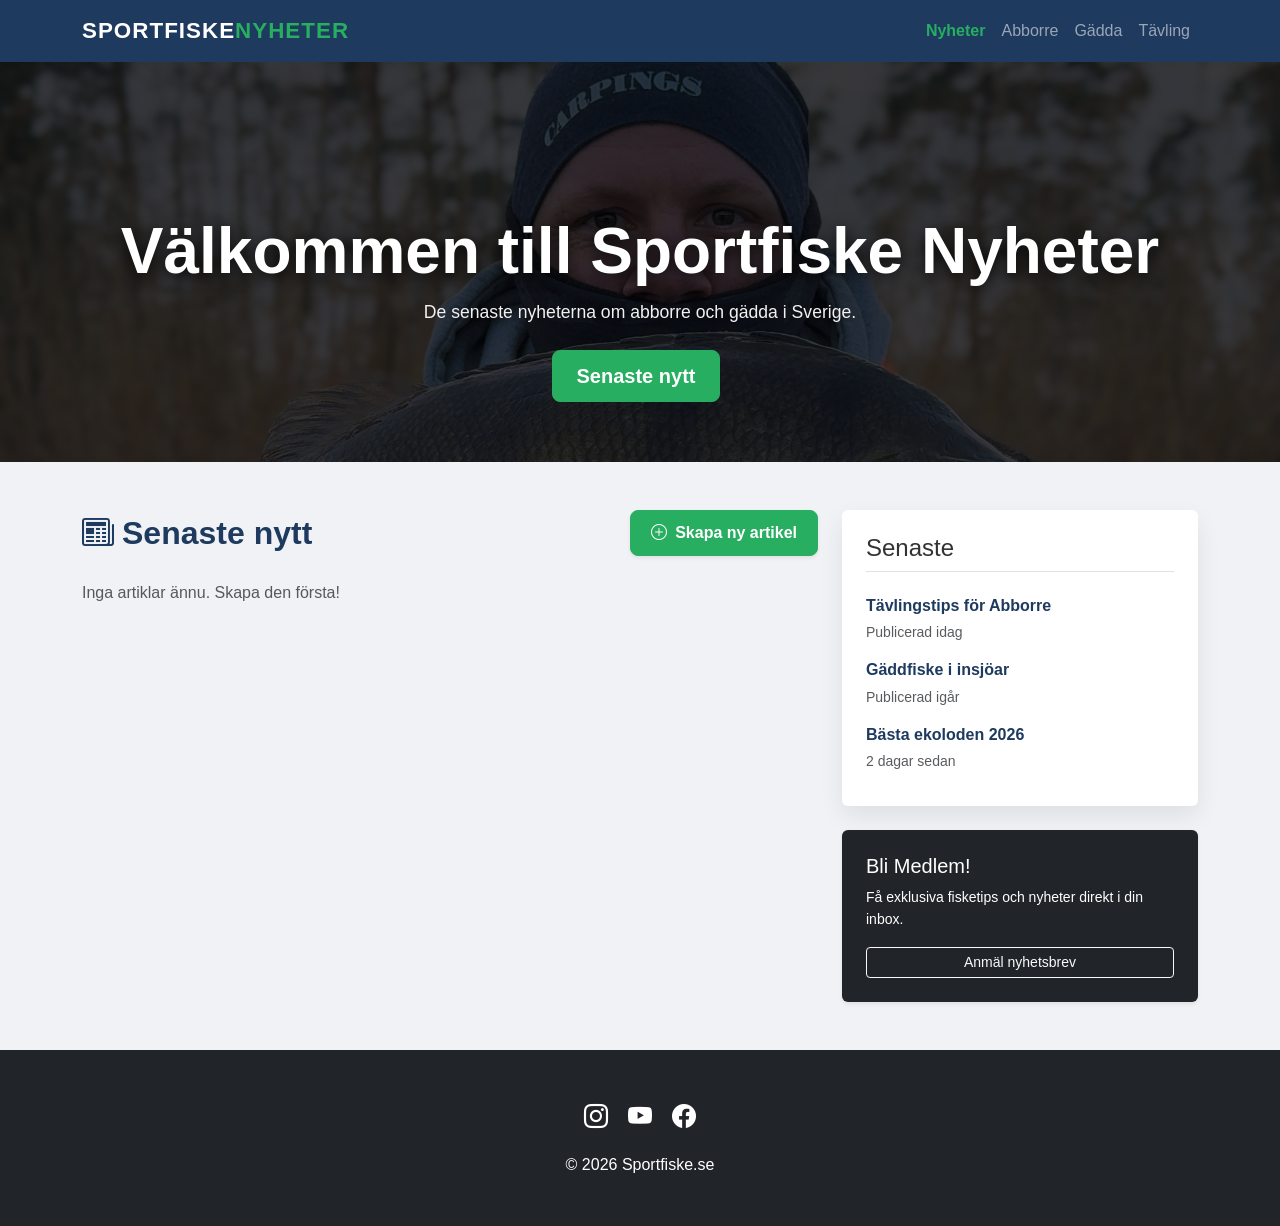
<file: index.html>
<!DOCTYPE html>
<html lang="sv">
<head>
    <!-- Den här sidan är startsidan där alla nyheter visas -->
    <meta charset="UTF-8">
    <meta name="viewport" content="width=device-width, initial-scale=1.0">
    <title>Sportfiske Nyheter - Abborre & Gädda</title>
    
    <!-- Jag använder Bootstrap 5 för att snabbt få en snygg och responsiv layout utan att skriva all CSS själv -->
    <link href="https://cdn.jsdelivr.net/npm/bootstrap@5.3.2/dist/css/bootstrap.min.css" rel="stylesheet">
    <!-- Bootstrap Icons för att få snygga små symboler på knappar och i menyn -->
    <link rel="stylesheet" href="https://cdn.jsdelivr.net/npm/bootstrap-icons@1.11.1/font/bootstrap-icons.css">
    <!-- Min egna CSS-fil där jag har lagt till de personliga detaljerna som färger och animationer -->
    <link rel="stylesheet" href="styles.css">
</head>
<body>

    <!-- Menyn (Navbar) - Den här ligger på alla sidor så att det är lätt att navigera -->
    <nav class="navbar navbar-expand-lg navbar-dark shadow-sm">
        <div class="container">
            <a class="navbar-brand logo-text" href="index.html">
                SPORTFISKE<span>NYHETER</span>
            </a>
            <!-- Knappen som visas på mobiler för att fälla ut menyn -->
            <button class="navbar-toggler" type="button" data-bs-toggle="collapse" data-bs-target="#navbarNav" aria-controls="navbarNav" aria-expanded="false" aria-label="Toggle navigation">
                <span class="navbar-toggler-icon"></span>
            </button>
            <div class="collapse navbar-collapse" id="navbarNav">
                <ul class="navbar-nav ms-auto">
                    <li class="nav-item">
                        <a class="nav-link active" aria-current="page" href="index.html">Nyheter</a>
                    </li>
                    <li class="nav-item">
                        <a class="nav-link" href="abborre.html">Abborre</a>
                    </li>
                    <li class="nav-item">
                        <a class="nav-link" href="gadda.html">Gädda</a>
                    </li>
                    <li class="nav-item">
                        <a class="nav-link" href="tavling.html">Tävling</a>
                    </li>
                </ul>
            </div>
        </div>
    </nav>

    <!-- Hero-sektionen - Det stora välkomnandet med en snygg bakgrundsbild -->
    <header class="hero-section text-center">
        <div class="container">
            <h1 class="display-3">Välkommen till Sportfiske Nyheter</h1>
            <p>De senaste nyheterna om abborre och gädda i Sverige.</p>
            <div class="mt-4">
                <a href="#nyheter" class="btn btn-success btn-lg px-4 me-md-2">Senaste nytt</a>
            </div>
        </div>
    </header>

    <!-- Huvudinnehållet - Här delas sidan upp i nyhetsflödet och en sidomeny -->
    <div class="container my-5">
        <div class="row">
            <!-- Vänstra sidan: Här hamnar alla nyhetsartiklar -->
            <main class="col-lg-8" id="nyheter">
                <div class="d-flex justify-content-between align-items-center mb-4">
                    <h2 class="mb-0"><i class="bi bi-newspaper me-2"></i>Senaste nytt</h2>
                    <!-- Den här knappen öppnar popup-fönstret för att skapa en ny artikel -->
                    <button type="button" class="btn btn-success shadow-sm" data-bs-toggle="modal" data-bs-target="#createArticleModal">
                        <i class="bi bi-plus-circle me-2"></i>Skapa ny artikel
                    </button>
                </div>

                <!-- Popup-fönstret (Modal) för att skapa nya artiklar -->
                <div class="modal fade" id="createArticleModal" tabindex="-1" aria-labelledby="createArticleModalLabel" aria-hidden="true">
                    <div class="modal-dialog modal-lg">
                        <div class="modal-content">
                            <div class="modal-header bg-success text-white">
                                <h5 class="modal-title" id="createArticleModalLabel"><i class="bi bi-plus-circle me-2"></i>Skapa ny nyhetsartikel</h5>
                                <button type="button" class="btn-close btn-close-white" data-bs-dismiss="modal" aria-label="Close"></button>
                            </div>
                            <div class="modal-body">
                                <!-- Mitt formulär för att samla in information om den nya artikeln -->
                                <form id="article-form">
                                    <div class="mb-3">
                                        <label for="article-title-input" class="form-label">Titel</label>
                                        <input type="text" class="form-control" id="article-title-input" placeholder="Ange artikelns titel" required>
                                    </div>
                                    <div class="mb-3">
                                        <label for="article-image-input" class="form-label">Bild-URL (valfritt)</label>
                                        <input type="url" class="form-control" id="article-image-input" placeholder="https://exempel.se/bild.jpg">
                                        <div class="form-text">Tips: Använd bilder som finns i mappen, t.ex. <code>gadda.jpeg</code> eller <code>abborre.jpg</code></div>
                                    </div>
                                    <div class="mb-3">
                                        <label for="article-content-input" class="form-label">Innehåll</label>
                                        <textarea class="form-control" id="article-content-input" rows="6" placeholder="Skriv artikelns innehåll här..." required></textarea>
                                    </div>
                                    <div class="text-end">
                                        <button type="button" class="btn btn-secondary me-2" data-bs-dismiss="modal">Avbryt</button>
                                        <button type="submit" class="btn btn-success px-4">Spara artikel</button>
                                    </div>
                                </form>
                            </div>
                        </div>
                    </div>
                </div>

                <!-- Den här containern fylls på med artiklar via JavaScript från localStorage -->
                <div id="articles-container"></div>
                
            </main>

            <!-- Sidomenyn (Right) - Här har jag lagt till lite extra info och länkar -->
            <aside class="col-lg-4">
                <div class="p-4 bg-white rounded">
                    <h3 class="h4 mb-3 border-bottom pb-2">Senaste</h3>
                    <div class="list-group list-group-flush">
                        <a href="abborre.html" class="list-group-item list-group-item-action border-0 px-0">
                            <div class="d-flex w-100 justify-content-between">
                                <h6 class="mb-1">Tävlingstips för Abborre</h6>
                            </div>
                            <small class="text-muted">Publicerad idag</small>
                        </a>
                        <a href="gadda.html" class="list-group-item list-group-item-action border-0 px-0">
                            <div class="d-flex w-100 justify-content-between">
                                <h6 class="mb-1">Gäddfiske i insjöar</h6>
                            </div>
                            <small class="text-muted">Publicerad igår</small>
                        </a>
                        <a href="ekolod.html" class="list-group-item list-group-item-action border-0 px-0">
                            <div class="d-flex w-100 justify-content-between">
                                <h6 class="mb-1">Bästa ekoloden 2026</h6>
                            </div>
                            <small class="text-muted">2 dagar sedan</small>
                        </a>
                    </div>
                </div>

                <!-- En liten ruta för att anmäla sig till nyhetsbrevet -->
                <div class="mt-4 p-4 bg-dark text-white rounded shadow-sm">
                    <h4 class="h5">Bli Medlem!</h4>
                    <p class="small">Få exklusiva fisketips och nyheter direkt i din inbox.</p>
                    <button class="btn btn-outline-light btn-sm w-100" onclick="showToast('Tack för din anmälan! Du får vårt nästa nyhetsbrev.')">Anmäl nyhetsbrev</button>
                </div>
            </aside>
        </div>
    </div>

    <!-- Footern längst ner på sidan -->
    <footer class="bg-dark text-white py-5 text-center mt-5">
        <div class="container">
            <div class="mb-3">
                <a href="#" class="text-white me-3 text-decoration-none"><i class="bi bi-instagram fs-4"></i></a>
                <a href="#" class="text-white me-3 text-decoration-none"><i class="bi bi-youtube fs-4"></i></a>
                <a href="#" class="text-white text-decoration-none"><i class="bi bi-facebook fs-4"></i></a>
            </div>
            <p class="mb-0">&copy; 2026 Sportfiske.se</p>
        </div>
    </footer>

    <!-- Här hamnar toast-meddelandena (notifikationerna) när de poppar upp -->
    <div id="toast-container" class="toast-container position-fixed top-0 end-0 p-3"></div>

    <!-- Bootstrap JavaScript som behövs för att menyn och popup-fönstret ska fungera -->
    <script src="https://cdn.jsdelivr.net/npm/bootstrap@5.3.2/dist/js/bootstrap.bundle.min.js"></script>
    <!-- Min JavaScript-fil som sköter all logik med artiklar och localStorage -->
    <script src="script.js"></script>
</body>
</html>
</file>
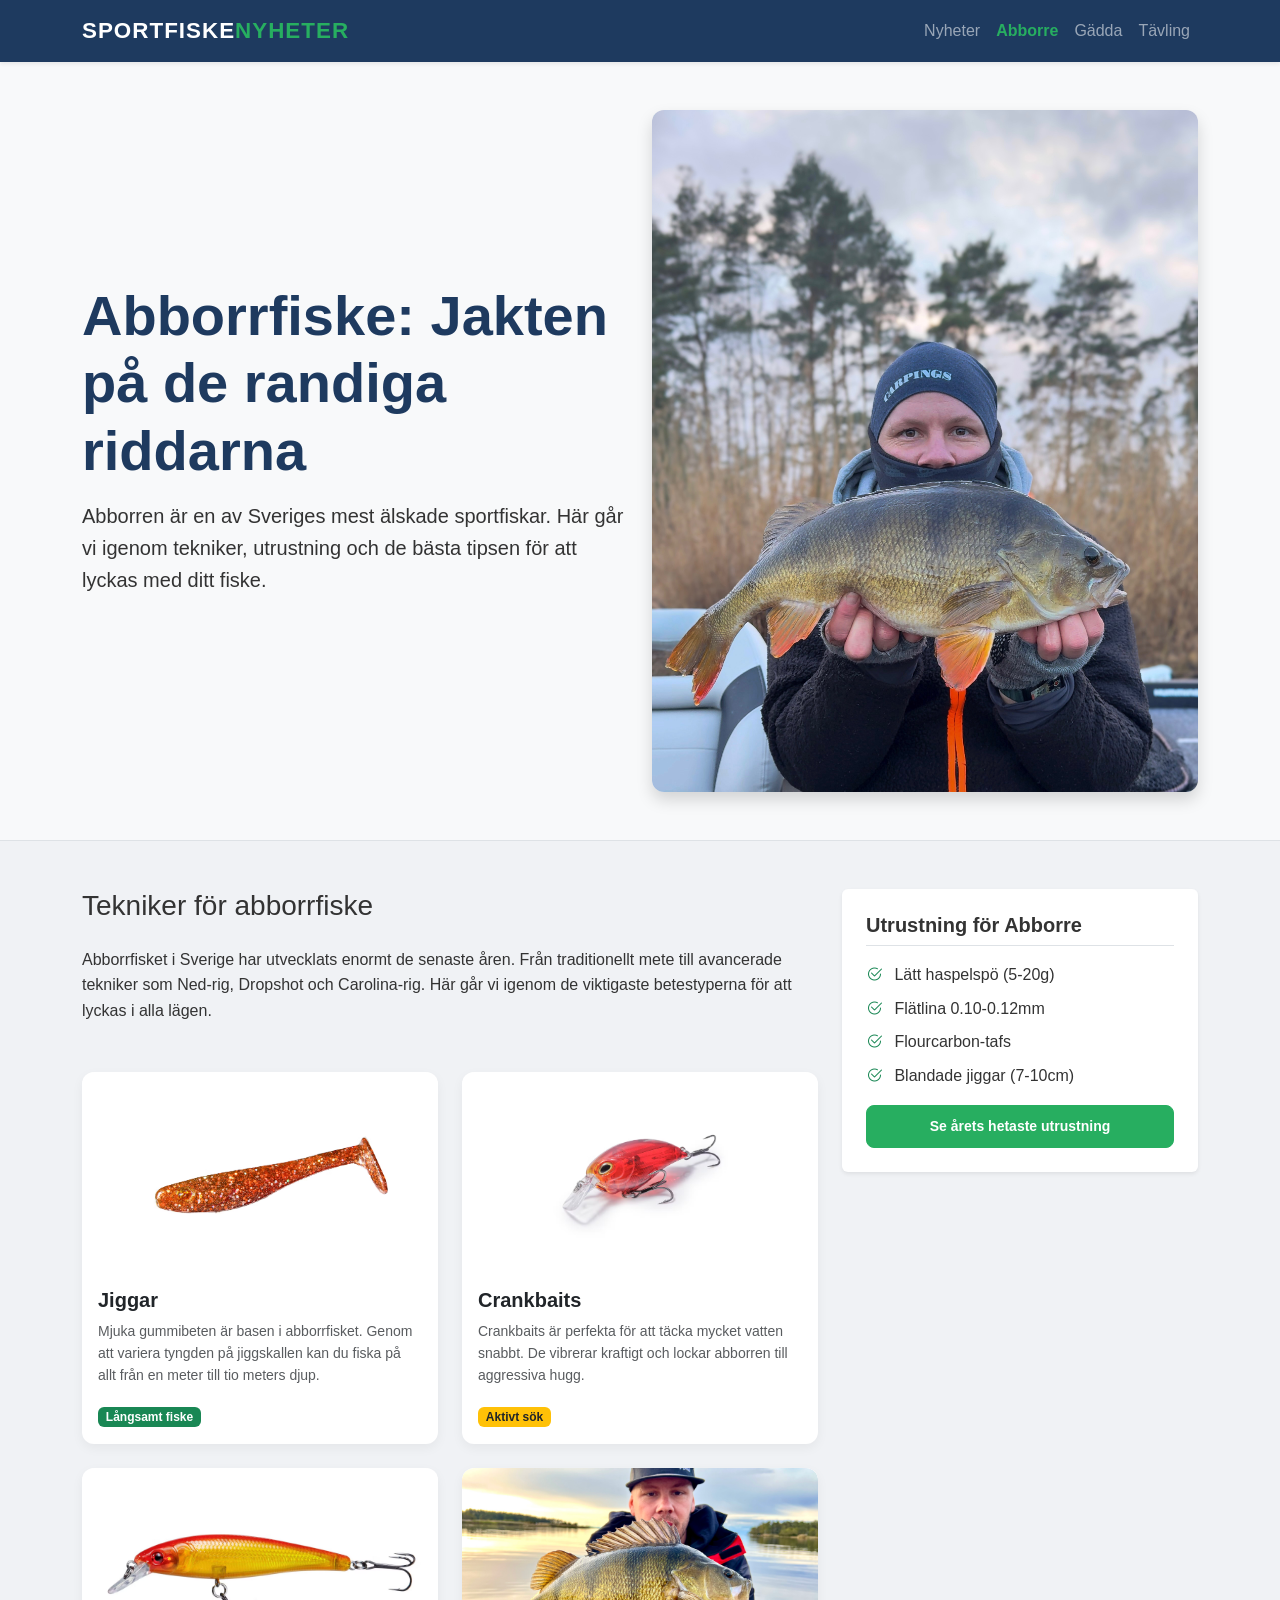
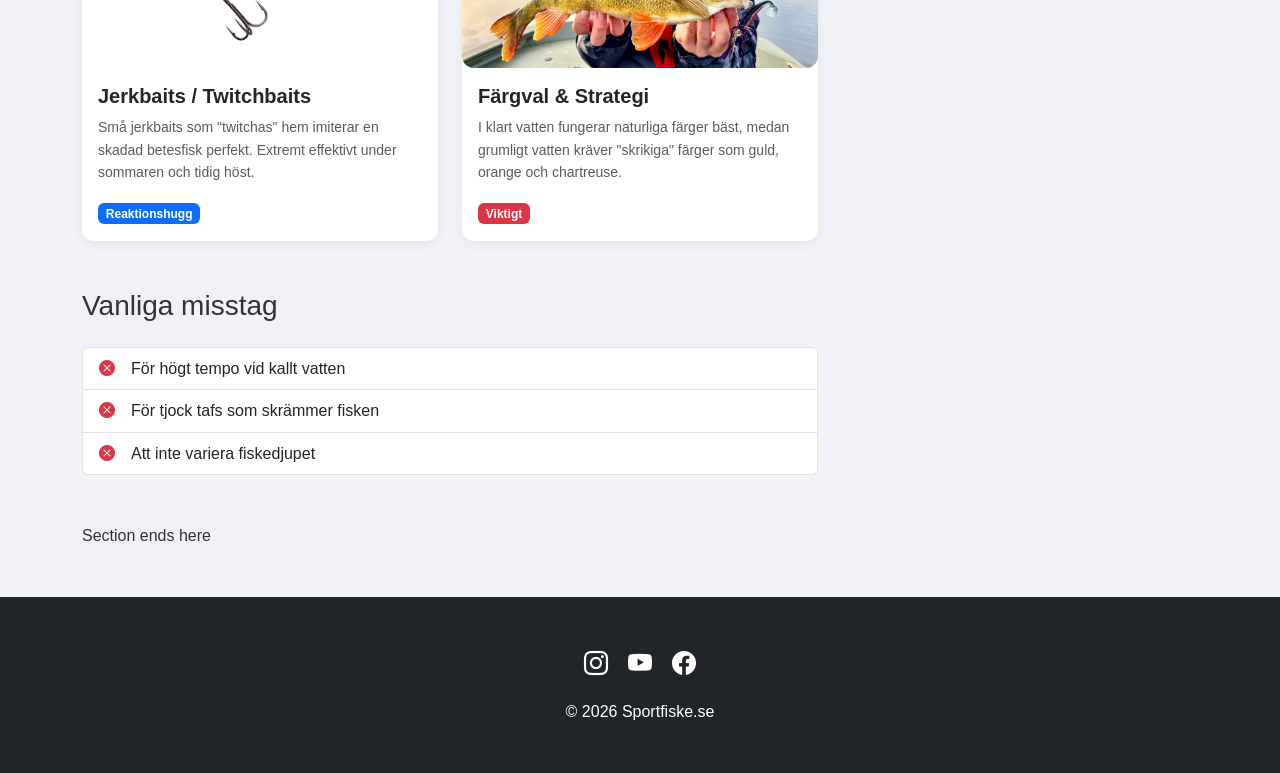
<file: abborre.html>
<!DOCTYPE html>
<html lang="sv">
<head>
    <!-- Den här sidan är tillägnad allt som rör abborrfiske -->
    <meta charset="UTF-8">
    <meta name="viewport" content="width=device-width, initial-scale=1.0">
    <title>Abborrfiske - Sportfiske Nyheter</title>
    <!-- Standard Bootstrap för att sidan ska fungera bra även på mobilen -->
    <link href="https://cdn.jsdelivr.net/npm/bootstrap@5.3.2/dist/css/bootstrap.min.css" rel="stylesheet">
    <!-- Ikoner för att göra listor och knappar lite snyggare -->
    <link rel="stylesheet" href="https://cdn.jsdelivr.net/npm/bootstrap-icons@1.11.1/font/bootstrap-icons.css">
    <!-- Min CSS för att få till den mörkblå färgen och typsnitten -->
    <link rel="stylesheet" href="styles.css">
</head>
<body>

    <!-- Menyn - Likadan som på alla andra sidor -->
    <nav class="navbar navbar-expand-lg navbar-dark shadow-sm">
        <div class="container">
            <a class="navbar-brand logo-text" href="index.html">
                SPORTFISKE<span>NYHETER</span>
            </a>
            <button class="navbar-toggler" type="button" data-bs-toggle="collapse" data-bs-target="#navbarNav" aria-controls="navbarNav" aria-expanded="false" aria-label="Toggle navigation">
                <span class="navbar-toggler-icon"></span>
            </button>
            <div class="collapse navbar-collapse" id="navbarNav">
                <ul class="navbar-nav ms-auto">
                    <li class="nav-item">
                        <a class="nav-link" href="index.html">Nyheter</a>
                    </li>
                    <li class="nav-item">
                        <a class="nav-link active" aria-current="page" href="abborre.html">Abborre</a>
                    </li>
                    <li class="nav-item">
                        <a class="nav-link" href="gadda.html">Gädda</a>
                    </li>
                    <li class="nav-item">
                        <a class="nav-link" href="tavling.html">Tävling</a>
                    </li>
                </ul>
            </div>
        </div>
    </nav>

    <!-- Sidhuvud med en introduktion till abborrfiske -->
    <header class="py-5 mb-5 bg-light border-bottom">
        <div class="container">
            <div class="row align-items-center">
                <div class="col-lg-6">
                    <h1 class="display-4 fw-bold mb-3">Abborrfiske: Jakten på de randiga riddarna</h1>
                    <p class="lead mb-4">Abborren är en av Sveriges mest älskade sportfiskar. Här går vi igenom tekniker, utrustning och de bästa tipsen för att lyckas med ditt fiske.</p>
                </div>
                <div class="col-lg-6">
                    <img src="abborre.jpg" class="img-fluid rounded shadow" alt="Abborre">
                </div>
            </div>
        </div>
    </header>

    <!-- Huvudinnehåll - Olika tekniker och tips -->
    <main class="container mb-5">
        <div class="row">
            <div class="col-lg-8">
                <section class="mb-5">
                    <h2 class="h3 mb-4">Tekniker för abborrfiske</h2>
                    <p>Abborrfisket i Sverige har utvecklats enormt de senaste åren. Från traditionellt mete till avancerade tekniker som Ned-rig, Dropshot och Carolina-rig. Här går vi igenom de viktigaste betestyperna för att lyckas i alla lägen.</p>
                </section>

                <!-- Här visar jag olika betestyper med bilder och korta förklaringar -->
                <div class="row g-4 mb-5">
                    <!-- Sektion: Jiggar -->
                    <div class="col-md-6">
                        <div class="card h-100 overflow-hidden">
                            <img src="abborrejigg.avif" class="card-img-top img-fluid rounded object-fit-cover" style="height: 200px;" alt="Jiggar">
                            <div class="card-body">
                                <h5 class="card-title fw-bold">Jiggar</h5>
                                <p class="card-text small text-muted">Mjuka gummibeten är basen i abborrfisket. Genom att variera tyngden på jiggskallen kan du fiska på allt från en meter till tio meters djup.</p>
                                <span class="badge bg-success">Långsamt fiske</span>
                            </div>
                        </div>
                    </div>
                    <!-- Sektion: Crank -->
                    <div class="col-md-6">
                        <div class="card h-100 overflow-hidden">
                            <img src="abborrecrank.avif" class="card-img-top img-fluid rounded object-fit-cover" style="height: 200px;" alt="Crank">
                            <div class="card-body">
                                <h5 class="card-title fw-bold">Crankbaits</h5>
                                <p class="card-text small text-muted">Crankbaits är perfekta för att täcka mycket vatten snabbt. De vibrerar kraftigt och lockar abborren till aggressiva hugg.</p>
                                <span class="badge bg-warning text-dark">Aktivt sök</span>
                            </div>
                        </div>
                    </div>
                    <!-- Sektion: Jerk -->
                    <div class="col-md-6">
                        <div class="card h-100 overflow-hidden">
                            <img src="abborrejerk.avif" class="card-img-top img-fluid rounded object-fit-cover" style="height: 200px;" alt="Jerk">
                            <div class="card-body">
                                <h5 class="card-title fw-bold">Jerkbaits / Twitchbaits</h5>
                                <p class="card-text small text-muted">Små jerkbaits som "twitchas" hem imiterar en skadad betesfisk perfekt. Extremt effektivt under sommaren och tidig höst.</p>
                                <span class="badge bg-primary">Reaktionshugg</span>
                            </div>
                        </div>
                    </div>
                    <!-- Sektion: Färgval -->
                    <div class="col-md-6">
                        <div class="card h-100 overflow-hidden">
                            <img src="abborrecolurful.jpeg" class="card-img-top img-fluid rounded object-fit-cover" style="height: 200px;" alt="Färgval">
                            <div class="card-body">
                                <h5 class="card-title fw-bold">Färgval & Strategi</h5>
                                <p class="card-text small text-muted">I klart vatten fungerar naturliga färger bäst, medan grumligt vatten kräver "skrikiga" färger som guld, orange och chartreuse.</p>
                                <span class="badge bg-danger">Viktigt</span>
                            </div>
                        </div>
                    </div>
                </div>

                <!-- En lista med vanliga misstag att undvika -->
                <section class="mb-5">
                    <h2 class="h3 mb-4">Vanliga misstag</h2>
                    <ul class="list-group border-0">
                        <li class="list-group-item d-flex align-items-center"><i class="bi bi-x-circle-fill text-danger me-3"></i> För högt tempo vid kallt vatten</li>
                        <li class="list-group-item d-flex align-items-center"><i class="bi bi-x-circle-fill text-danger me-3"></i> För tjock tafs som skrämmer fisken</li>
                        <li class="list-group-item d-flex align-items-center"><i class="bi bi-x-circle-fill text-danger me-3"></i> Att inte variera fiskedjupet</li>
                    </ul>
                </section>Section ends here
            </div>

            <!-- Sidomenyn med utrustningstips -->
            <div class="col-lg-4">
                <div class="p-4 bg-white rounded mb-4 shadow-sm">
                    <h3 class="h5 mb-3 fw-bold border-bottom pb-2">Utrustning för Abborre</h3>
                    <ul class="list-unstyled mb-3">
                        <li class="mb-2"><i class="bi bi-check2-circle text-success me-2"></i> Lätt haspelspö (5-20g)</li>
                        <li class="mb-2"><i class="bi bi-check2-circle text-success me-2"></i> Flätlina 0.10-0.12mm</li>
                        <li class="mb-2"><i class="bi bi-check2-circle text-success me-2"></i> Flourcarbon-tafs</li>
                        <li class="mb-2"><i class="bi bi-check2-circle text-success me-2"></i> Blandade jiggar (7-10cm)</li>
                    </ul>
                    <!-- Knapp för att läsa mer om utrustning på en separat sida -->
                    <a href="utrustning.html" class="btn btn-success btn-sm w-100">Se årets hetaste utrustning</a>
                </div>
            </div>
        </div>
    </main>

    <!-- Footer - Samma på alla sidor -->
    <footer class="bg-dark text-white py-5 text-center mt-5">
        <div class="container">
            <div class="mb-3">
                <a href="#" class="text-white me-3 text-decoration-none"><i class="bi bi-instagram fs-4"></i></a>
                <a href="#" class="text-white me-3 text-decoration-none"><i class="bi bi-youtube fs-4"></i></a>
                <a href="#" class="text-white text-decoration-none"><i class="bi bi-facebook fs-4"></i></a>
            </div>
            <p class="mb-0">&copy; 2026 Sportfiske.se</p>
        </div>
    </footer>

    <!-- Bootstrap JS -->
    <script src="https://cdn.jsdelivr.net/npm/bootstrap@5.3.2/dist/js/bootstrap.bundle.min.js"></script>
</body>
</html>
</file>
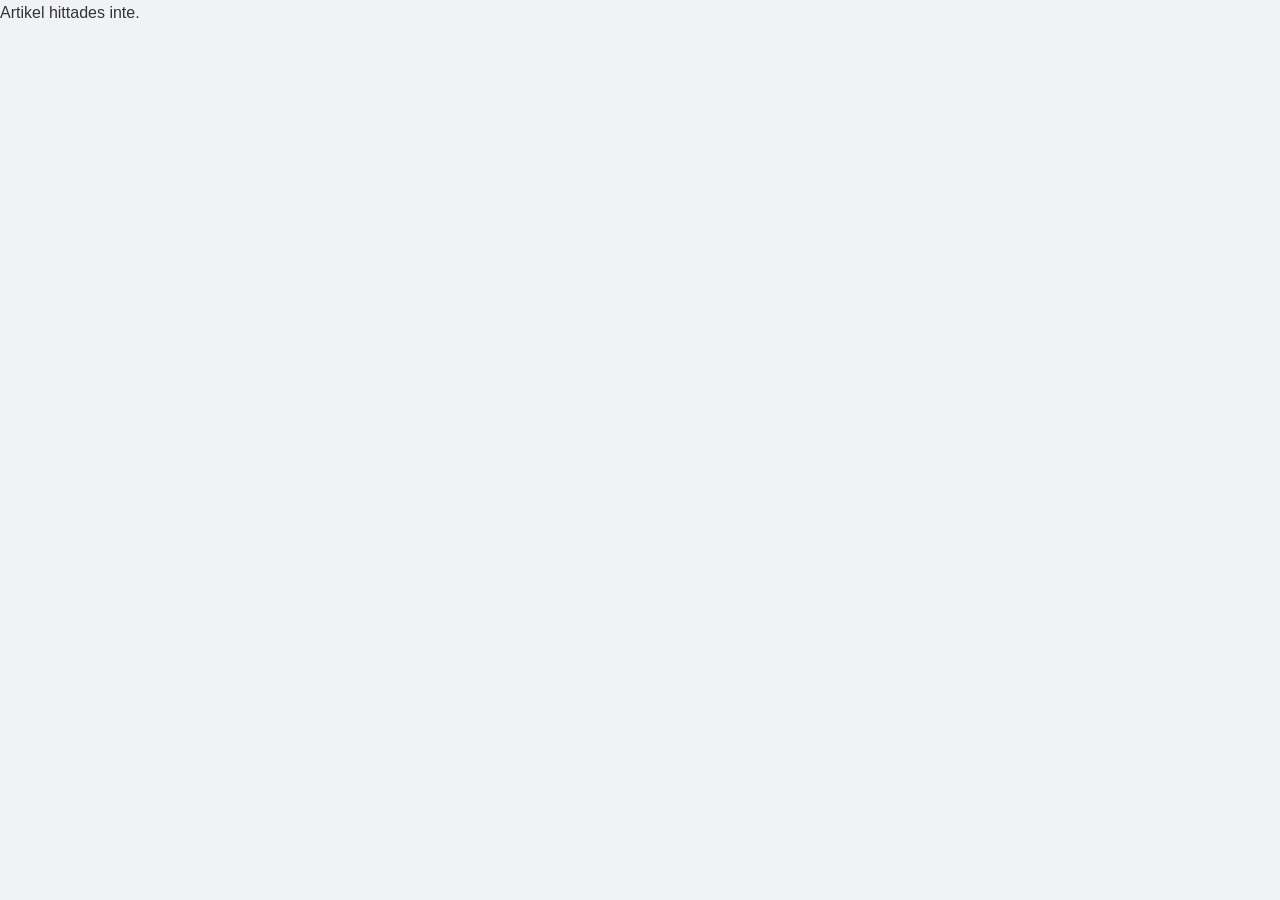
<file: article.html>
<!DOCTYPE html>
<html lang="sv">
<head>
    <!-- Den här sidan visar en enskild artikel i sin helhet -->
    <meta charset="UTF-8">
    <meta name="viewport" content="width=device-width, initial-scale=1.0">
    <title>Artikel - Sportfiske Nyheter</title>
    <!-- Bootstrap 5 CSS för layout och design -->
    <link href="https://cdn.jsdelivr.net/npm/bootstrap@5.3.2/dist/css/bootstrap.min.css" rel="stylesheet">
    <!-- Ikoner för gilla-knappar och annat -->
    <link rel="stylesheet" href="https://cdn.jsdelivr.net/npm/bootstrap-icons@1.11.1/font/bootstrap-icons.css">
    <!-- Min egna stilmall -->
    <link rel="stylesheet" href="styles.css">
</head>
<body>

    <!-- Menyn - Samma som på startsidan för att hålla stilen konsekvent -->
    <nav class="navbar navbar-expand-lg navbar-dark shadow-sm">
        <div class="container">
            <a class="navbar-brand logo-text" href="index.html">
                SPORTFISKE<span>NYHETER</span>
            </a>
            <button class="navbar-toggler" type="button" data-bs-toggle="collapse" data-bs-target="#navbarNav" aria-controls="navbarNav" aria-expanded="false" aria-label="Toggle navigation">
                <span class="navbar-toggler-icon"></span>
            </button>
            <div class="collapse navbar-collapse" id="navbarNav">
                <ul class="navbar-nav ms-auto">
                    <li class="nav-item">
                        <a class="nav-link" href="index.html">Nyheter</a>
                    </li>
                    <li class="nav-item">
                        <a class="nav-link" href="abborre.html">Abborre</a>
                    </li>
                    <li class="nav-item">
                        <a class="nav-link" href="gadda.html">Gädda</a>
                    </li>
                    <li class="nav-item">
                        <a class="nav-link" href="tavling.html">Tävling</a>
                    </li>
                </ul>
            </div>
        </div>
    </nav>

    <!-- Innehållet för artikeln -->
    <div class="container my-5">
        <div class="row">
            <div class="col-lg-8">
                <!-- Själva artikeln med bild, titel och text -->
                <article class="card mb-4">
                    <img id="article-image" src="" alt="" class="card-img-top" style="display: none;">
                    <div class="card-body">
                        <h1 id="article-title" class="card-title h2 mb-3"></h1>
                        <div id="article-content" class="card-text article-content"></div>
                        <small id="article-date" class="text-muted"></small>
                    </div>
                </article>

                <!-- Sektion för Likes och Dislikes - Sparas i localStorage -->
                <div class="d-flex align-items-center mb-4">
                    <button class="btn btn-outline-success me-2" onclick="handleLike(window.currentArticleId)">
                        <i class="bi bi-hand-thumbs-up"></i> Gilla (<span id="likes-count">0</span>)
                    </button>
                    <button class="btn btn-outline-danger" onclick="handleDislike(window.currentArticleId)">
                        <i class="bi bi-hand-thumbs-down"></i> Ogilla (<span id="dislikes-count">0</span>)
                    </button>
                </div>

                <!-- Kommentarsfältet - Här kan besökare skriva vad de tycker -->
                <div class="card">
                    <div class="card-header">
                        <h3 class="h5 mb-0">Kommentarer</h3>
                    </div>
                    <div class="card-body">
                        <div id="comments-container" class="mb-3">
                            <!-- Här fyller JavaScript på med de kommentarer som finns sparade -->
                        </div>
                        <!-- Formulär för att skicka en ny kommentar -->
                        <form id="comment-form">
                            <div class="mb-3">
                                <label for="comment-text" class="form-label">Lägg till kommentar</label>
                                <textarea class="form-control" id="comment-text" rows="3" required placeholder="Skriv din kommentar här..."></textarea>
                            </div>
                            <button type="submit" class="btn btn-primary">Skicka kommentar</button>
                        </form>
                    </div>
                </div>
            </div>

            <!-- Sidomeny med snabblänkar till andra nyheter -->
            <aside class="col-lg-4">
                <div class="p-4 bg-white rounded">
                    <h3 class="h4 mb-3 border-bottom pb-2">Senaste</h3>
                    <div class="list-group list-group-flush">
                        <a href="abborre.html" class="list-group-item list-group-item-action border-0 px-0">
                            <div class="d-flex w-100 justify-content-between">
                                <h6 class="mb-1">Tävlingstips för Abborre</h6>
                            </div>
                            <small class="text-muted">Publicerad idag</small>
                        </a>
                        <a href="gadda.html" class="list-group-item list-group-item-action border-0 px-0">
                            <div class="d-flex w-100 justify-content-between">
                                <h6 class="mb-1">Gäddfiske i insjöar</h6>
                            </div>
                            <small class="text-muted">Publicerad igår</small>
                        </a>
                        <a href="ekolod.html" class="list-group-item list-group-item-action border-0 px-0">
                            <div class="d-flex w-100 justify-content-between">
                                <h6 class="mb-1">Bästa ekoloden 2026</h6>
                            </div>
                            <small class="text-muted">2 dagar sedan</small>
                        </a>
                    </div>
                </div>

                <!-- En ruta för att locka till nyhetsbrev även här -->
                <div class="mt-4 p-4 bg-dark text-white rounded shadow-sm">
                    <h4 class="h5">Bli Medlem!</h4>
                    <p class="small">Få exklusiva fisketips och nyheter direkt i din inbox.</p>
                    <button class="btn btn-outline-light btn-sm w-100" onclick="showToast('Tack för din anmälan!')">Anmäl nyhetsbrev</button>
                </div>
            </aside>
        </div>
    </div>

    <!-- Behållare för toast-notifikationer -->
    <div id="toast-container" class="toast-container position-fixed top-0 end-0 p-3"></div>

    <!-- Footer som är likadan på alla sidor -->
    <footer class="bg-dark text-white py-5 text-center mt-5">
        <div class="container">
            <div class="mb-3">
                <a href="#" class="text-white me-3 text-decoration-none"><i class="bi bi-instagram fs-4"></i></a>
                <a href="#" class="text-white me-3 text-decoration-none"><i class="bi bi-youtube fs-4"></i></a>
                <a href="#" class="text-white text-decoration-none"><i class="bi bi-facebook fs-4"></i></a>
            </div>
            <p class="mb-0">&copy; 2026 Sportfiske.se</p>
        </div>
    </footer>

    <!-- Bootstrap script för interaktivitet -->
    <script src="https://cdn.jsdelivr.net/npm/bootstrap@5.3.2/dist/js/bootstrap.bundle.min.js"></script>
    <!-- Min JavaScript som sköter hämtning av artikeldata och kommentarer -->
    <script src="script.js"></script>
</body>
</html>
</file>
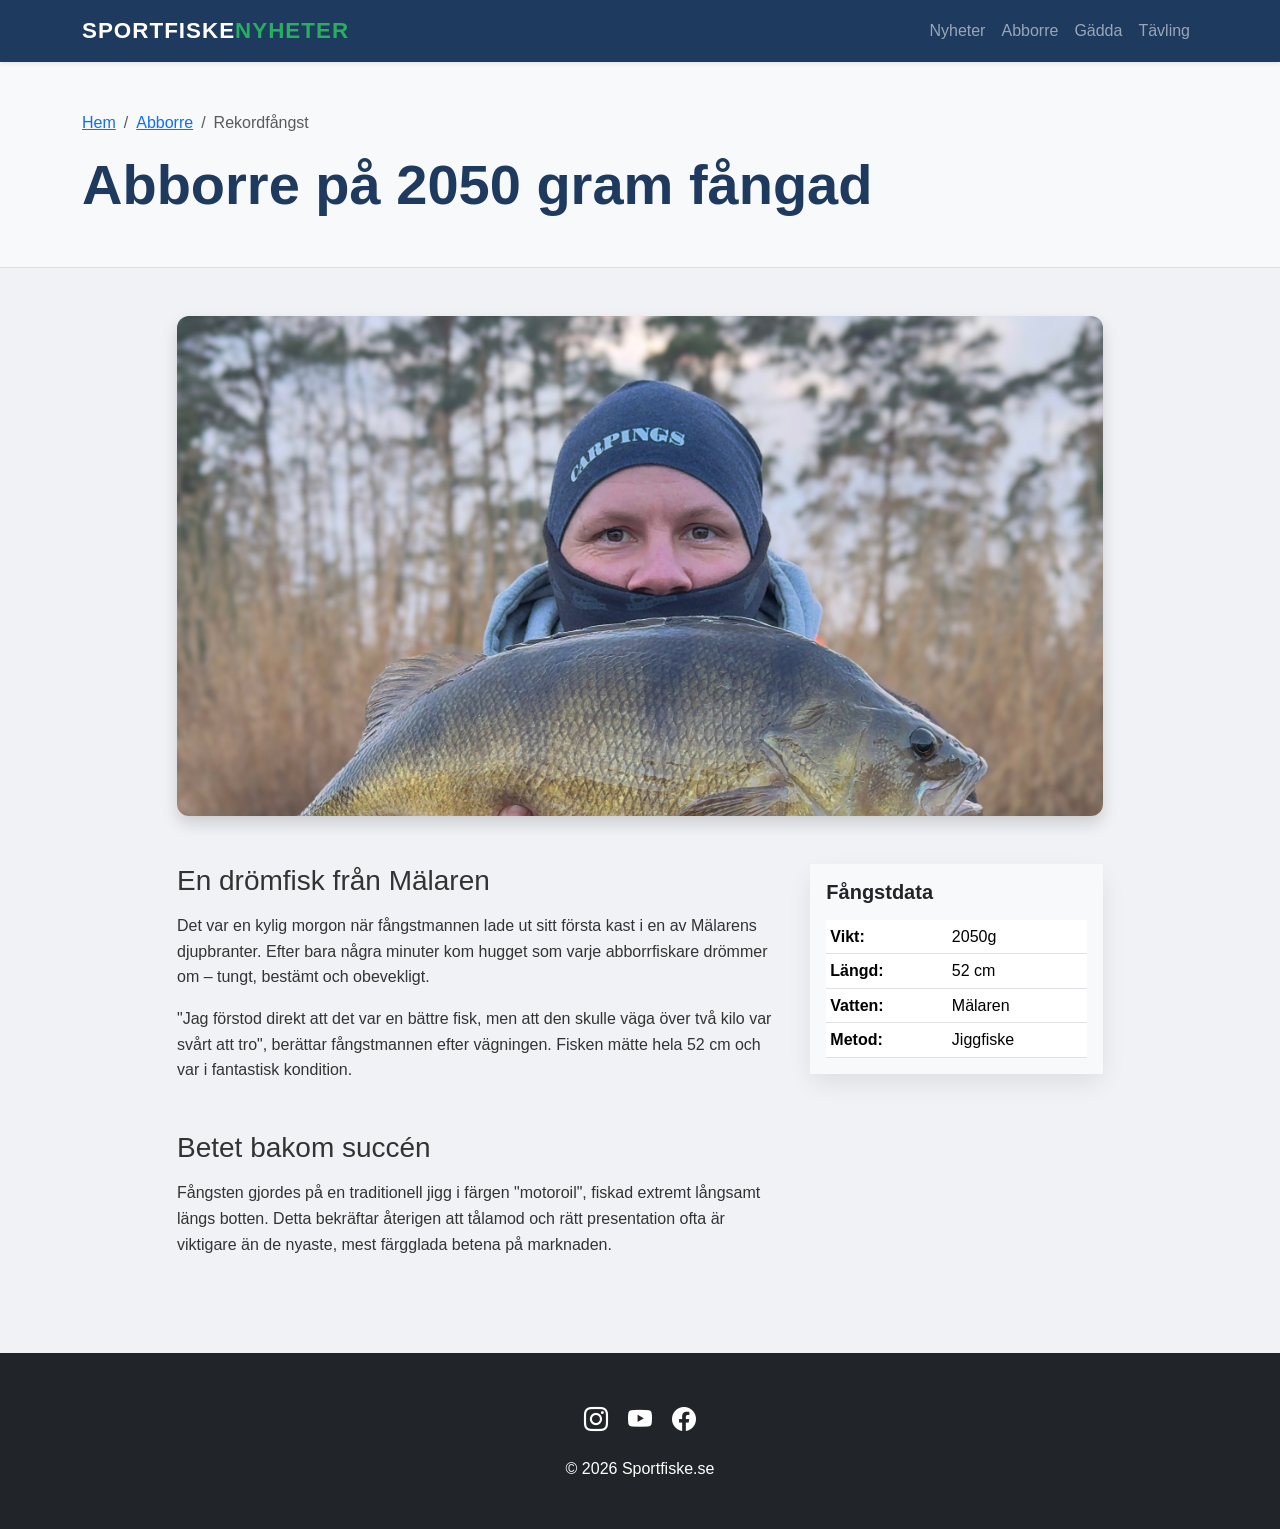
<file: rekord-abborre.html>
<!DOCTYPE html>
<html lang="sv">
<head>
    <meta charset="UTF-8">
    <meta name="viewport" content="width=device-width, initial-scale=1.0">
    <title>Abborre på 2050 gram fångad - Sportfiske Nyheter</title>
    <!-- Bootstrap 5 CSS via CDN -->
    <link href="https://cdn.jsdelivr.net/npm/bootstrap@5.3.2/dist/css/bootstrap.min.css" rel="stylesheet">
    <!-- Bootstrap Icons via CDN -->
    <link rel="stylesheet" href="https://cdn.jsdelivr.net/npm/bootstrap-icons@1.11.1/font/bootstrap-icons.css">
    <!-- Custom CSS -->
    <link rel="stylesheet" href="styles.css">
</head>
<body>

    <!-- Navbar -->
    <nav class="navbar navbar-expand-lg navbar-dark shadow-sm">
        <div class="container">
            <a class="navbar-brand logo-text" href="index.html">
                SPORTFISKE<span>NYHETER</span>
            </a>
            <button class="navbar-toggler" type="button" data-bs-toggle="collapse" data-bs-target="#navbarNav" aria-controls="navbarNav" aria-expanded="false" aria-label="Toggle navigation">
                <span class="navbar-toggler-icon"></span>
            </button>
            <div class="collapse navbar-collapse" id="navbarNav">
                <ul class="navbar-nav ms-auto">
                    <li class="nav-item">
                        <a class="nav-link" href="index.html">Nyheter</a>
                    </li>
                    <li class="nav-item">
                        <a class="nav-link" href="abborre.html">Abborre</a>
                    </li>
                    <li class="nav-item">
                        <a class="nav-link" href="gadda.html">Gädda</a>
                    </li>
                    <li class="nav-item">
                        <a class="nav-link" href="tavling.html">Tävling</a>
                    </li>
                </ul>
            </div>
        </div>
    </nav>

    <!-- Header -->
    <!-- Header - Breadcrumbs som visar vägen från abborre till den här artikeln -->
    <header class="py-5 mb-5 bg-light border-bottom">
        <div class="container">
            <nav aria-label="breadcrumb">
                <ol class="breadcrumb">
                    <li class="breadcrumb-item"><a href="index.html">Hem</a></li>
                    <li class="breadcrumb-item"><a href="abborre.html">Abborre</a></li>
                    <li class="breadcrumb-item active" aria-current="page">Rekordfångst</li>
                </ol>
            </nav>
            <h1 class="display-4 fw-bold mb-0">Abborre på 2050 gram fångad</h1>
        </div>
    </header>

    <!-- Main Content - Här berättar jag om den stora rekordfångsten i Mälaren -->
    <main class="container mb-5">
        <div class="row justify-content-center">
            <div class="col-lg-10">
                <img src="abborre.jpg" class="img-fluid rounded shadow mb-5 w-100 object-fit-cover" style="max-height: 500px;" alt="Rekordabborre">

                <div class="row">
                    <div class="col-lg-8">
                        <section class="mb-5">
                            <h2 class="h3 mb-3">En drömfisk från Mälaren</h2>
                            <p>Det var en kylig morgon när fångstmannen lade ut sitt första kast i en av Mälarens djupbranter. Efter bara några minuter kom hugget som varje abborrfiskare drömmer om – tungt, bestämt och obevekligt.</p>
                            <p>"Jag förstod direkt att det var en bättre fisk, men att den skulle väga över två kilo var svårt att tro", berättar fångstmannen efter vägningen. Fisken mätte hela 52 cm och var i fantastisk kondition.</p>
                        </section>

                        <section class="mb-5">
                            <h2 class="h3 mb-3">Betet bakom succén</h2>
                            <p>Fångsten gjordes på en traditionell jigg i färgen "motoroil", fiskad extremt långsamt längs botten. Detta bekräftar återigen att tålamod och rätt presentation ofta är viktigare än de nyaste, mest färgglada betena på marknaden.</p>
                        </section>
                    </div>

                    <aside class="col-lg-4">
                        <!-- Sidebar-data - En tabell med fakta om fisken, smidigt med Bootstraps table-klass -->
                        <div class="card mb-4">
                            <div class="card-body bg-light">
                                <h3 class="h5 fw-bold mb-3">Fångstdata</h3>
                                <table class="table table-sm mb-0">
                                    <tr>
                                        <td><strong>Vikt:</strong></td>
                                        <td>2050g</td>
                                    </tr>
                                    <tr>
                                        <td><strong>Längd:</strong></td>
                                        <td>52 cm</td>
                                    </tr>
                                    <tr>
                                        <td><strong>Vatten:</strong></td>
                                        <td>Mälaren</td>
                                    </tr>
                                    <tr>
                                        <td><strong>Metod:</strong></td>
                                        <td>Jiggfiske</td>
                                    </tr>
                                </table>
                            </div>
                        </div>
                    </aside>
                </div>
            </div>
        </div>
    </main>

    <!-- Footer -->
    <footer class="bg-dark text-white py-5 text-center mt-5">
        <div class="container">
            <div class="mb-3">
                <a href="#" class="text-white me-3 text-decoration-none"><i class="bi bi-instagram fs-4"></i></a>
                <a href="#" class="text-white me-3 text-decoration-none"><i class="bi bi-youtube fs-4"></i></a>
                <a href="#" class="text-white text-decoration-none"><i class="bi bi-facebook fs-4"></i></a>
            </div>
            <p class="mb-0">&copy; 2026 Sportfiske.se</p>
        </div>
    </footer>

    <!-- Bootstrap 5 JS via CDN -->
    <script src="https://cdn.jsdelivr.net/npm/bootstrap@5.3.2/dist/js/bootstrap.bundle.min.js"></script>
</body>
</html>
</file>
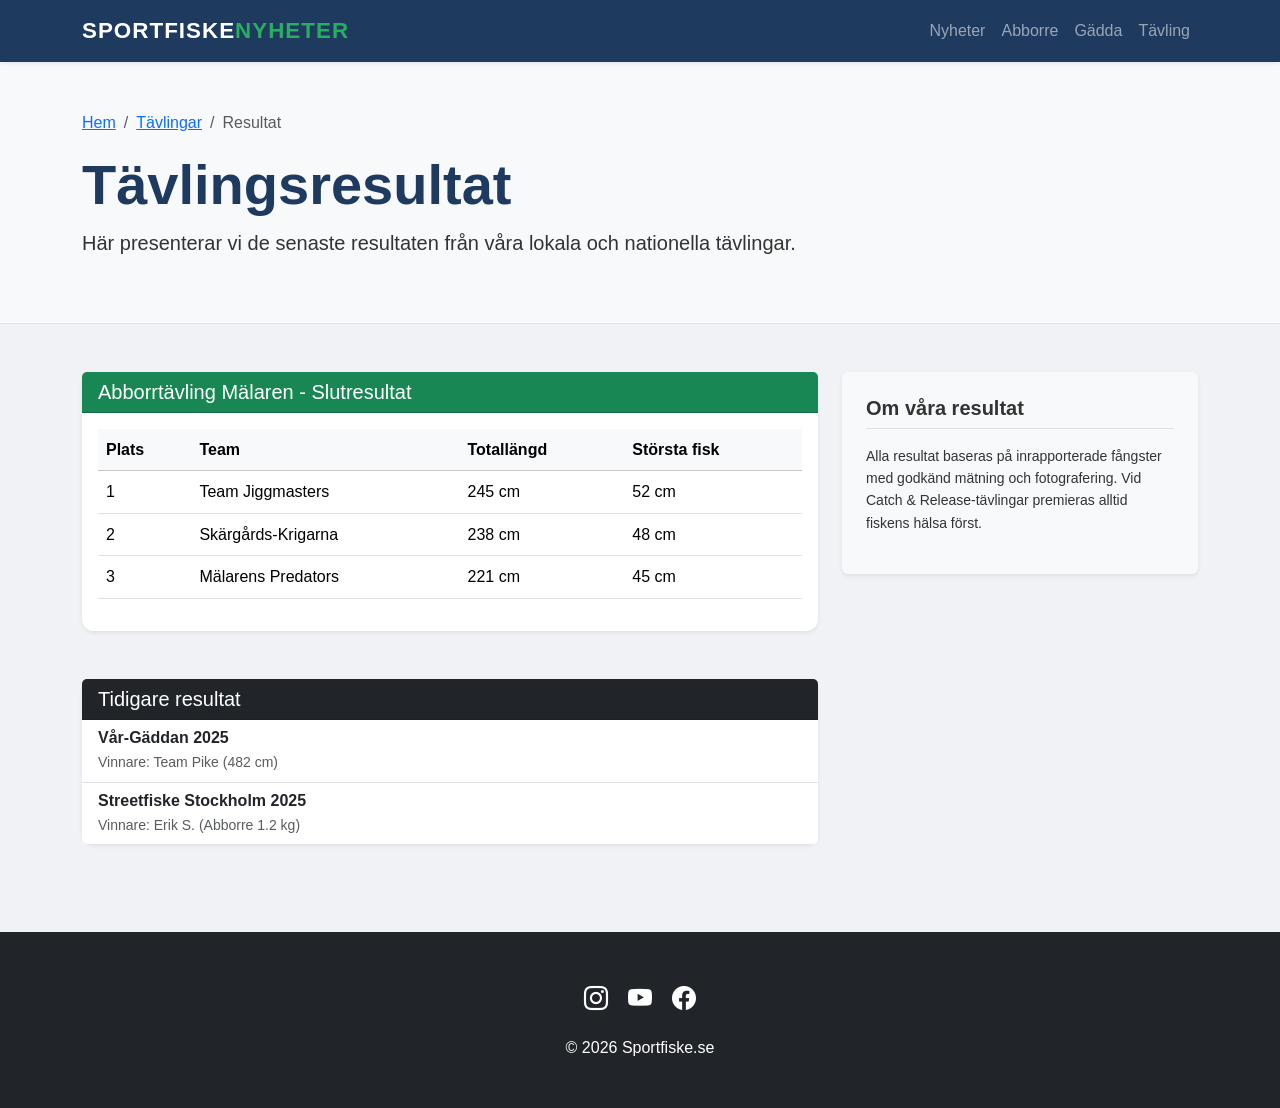
<file: resultat.html>
<!DOCTYPE html>
<html lang="sv">
<head>
    <!-- Den här sidan visar resultaten från olika fisketävlingar -->
    <meta charset="UTF-8">
    <meta name="viewport" content="width=device-width, initial-scale=1.0">
    <title>Resultat - Sportfiske Nyheter</title>
    <!-- Bootstrap för snygga tabeller och layout -->
    <link href="https://cdn.jsdelivr.net/npm/bootstrap@5.3.2/dist/css/bootstrap.min.css" rel="stylesheet">
    <!-- Ikoner för navigation -->
    <link rel="stylesheet" href="https://cdn.jsdelivr.net/npm/bootstrap-icons@1.11.1/font/bootstrap-icons.css">
    <!-- Min egna CSS -->
    <link rel="stylesheet" href="styles.css">
</head>
<body>

    <!-- Menyn - Samma som på övriga sidor -->
    <nav class="navbar navbar-expand-lg navbar-dark shadow-sm">
        <div class="container">
            <a class="navbar-brand logo-text" href="index.html">
                SPORTFISKE<span>NYHETER</span>
            </a>
            <button class="navbar-toggler" type="button" data-bs-toggle="collapse" data-bs-target="#navbarNav" aria-controls="navbarNav" aria-expanded="false" aria-label="Toggle navigation">
                <span class="navbar-toggler-icon"></span>
            </button>
            <div class="collapse navbar-collapse" id="navbarNav">
                <ul class="navbar-nav ms-auto">
                    <li class="nav-item">
                        <a class="nav-link" href="index.html">Nyheter</a>
                    </li>
                    <li class="nav-item">
                        <a class="nav-link" href="abborre.html">Abborre</a>
                    </li>
                    <li class="nav-item">
                        <a class="nav-link" href="gadda.html">Gädda</a>
                    </li>
                    <li class="nav-item">
                        <a class="nav-link" href="tavling.html">Tävling</a>
                    </li>
                </ul>
            </div>
        </div>
    </nav>

    <!-- Sidhuvud med brödsmulor för att man lätt ska hitta tillbaka till tävlingssidan -->
    <header class="py-5 mb-5 bg-light border-bottom">
        <div class="container">
            <nav aria-label="breadcrumb">
                <ol class="breadcrumb">
                    <li class="breadcrumb-item"><a href="index.html">Hem</a></li>
                    <li class="breadcrumb-item"><a href="tavling.html">Tävlingar</a></li>
                    <li class="breadcrumb-item active" aria-current="page">Resultat</li>
                </ol>
            </nav>
            <h1 class="display-4 fw-bold mb-0">Tävlingsresultat</h1>
            <p class="lead mt-2">Här presenterar vi de senaste resultaten från våra lokala och nationella tävlingar.</p>
        </div>
    </header>

    <!-- Huvudinnehåll - Resultattabeller -->
    <main class="container mb-5">
        <div class="row">
            <div class="col-lg-8">
                <!-- En sektion för en specifik tävling med en tabell -->
                <section class="card shadow-sm mb-5">
                    <div class="card-header bg-success text-white">
                        <h2 class="h5 mb-0">Abborrtävling Mälaren - Slutresultat</h2>
                    </div>
                    <div class="card-body">
                        <table class="table table-hover">
                            <thead class="table-light">
                                <tr>
                                    <th>Plats</th>
                                    <th>Team</th>
                                    <th>Totallängd</th>
                                    <th>Största fisk</th>
                                </tr>
                            </thead>
                            <tbody>
                                <tr>
                                    <td>1</td>
                                    <td>Team Jiggmasters</td>
                                    <td>245 cm</td>
                                    <td>52 cm</td>
                                </tr>
                                <tr>
                                    <td>2</td>
                                    <td>Skärgårds-Krigarna</td>
                                    <td>238 cm</td>
                                    <td>48 cm</td>
                                </tr>
                                <tr>
                                    <td>3</td>
                                    <td>Mälarens Predators</td>
                                    <td>221 cm</td>
                                    <td>45 cm</td>
                                </tr>
                            </tbody>
                        </table>
                    </div>
                </section>

                <!-- Tidigare resultat samlade i en lista -->
                <section class="card shadow-sm">
                    <div class="card-header bg-dark text-white">
                        <h2 class="h5 mb-0">Tidigare resultat</h2>
                    </div>
                    <div class="list-group list-group-flush">
                        <div class="list-group-item">
                            <h3 class="h6 mb-1 fw-bold">Vår-Gäddan 2025</h3>
                            <p class="small text-muted mb-0">Vinnare: Team Pike (482 cm)</p>
                        </div>
                        <div class="list-group-item">
                            <h3 class="h6 mb-1 fw-bold">Streetfiske Stockholm 2025</h3>
                            <p class="small text-muted mb-0">Vinnare: Erik S. (Abborre 1.2 kg)</p>
                        </div>
                    </div>
                </section>
            </div>

            <!-- Sidomeny med lite information om reglerna -->
            <aside class="col-lg-4">
                <div class="p-4 bg-light rounded shadow-sm">
                    <h3 class="h5 fw-bold mb-3 border-bottom pb-2">Om våra resultat</h3>
                    <p class="small">Alla resultat baseras på inrapporterade fångster med godkänd mätning och fotografering. Vid Catch & Release-tävlingar premieras alltid fiskens hälsa först.</p>
                </div>
            </aside>
        </div>
    </main>

    <!-- Footer - Samma på alla sidor -->
    <footer class="bg-dark text-white py-5 text-center mt-5">
        <div class="container">
            <div class="mb-3">
                <a href="#" class="text-white me-3 text-decoration-none"><i class="bi bi-instagram fs-4"></i></a>
                <a href="#" class="text-white me-3 text-decoration-none"><i class="bi bi-youtube fs-4"></i></a>
                <a href="#" class="text-white text-decoration-none"><i class="bi bi-facebook fs-4"></i></a>
            </div>
            <p class="mb-0">&copy; 2026 Sportfiske.se</p>
        </div>
    </footer>

    <!-- Bootstrap JS -->
    <script src="https://cdn.jsdelivr.net/npm/bootstrap@5.3.2/dist/js/bootstrap.bundle.min.js"></script>
</body>
</html>
</file>
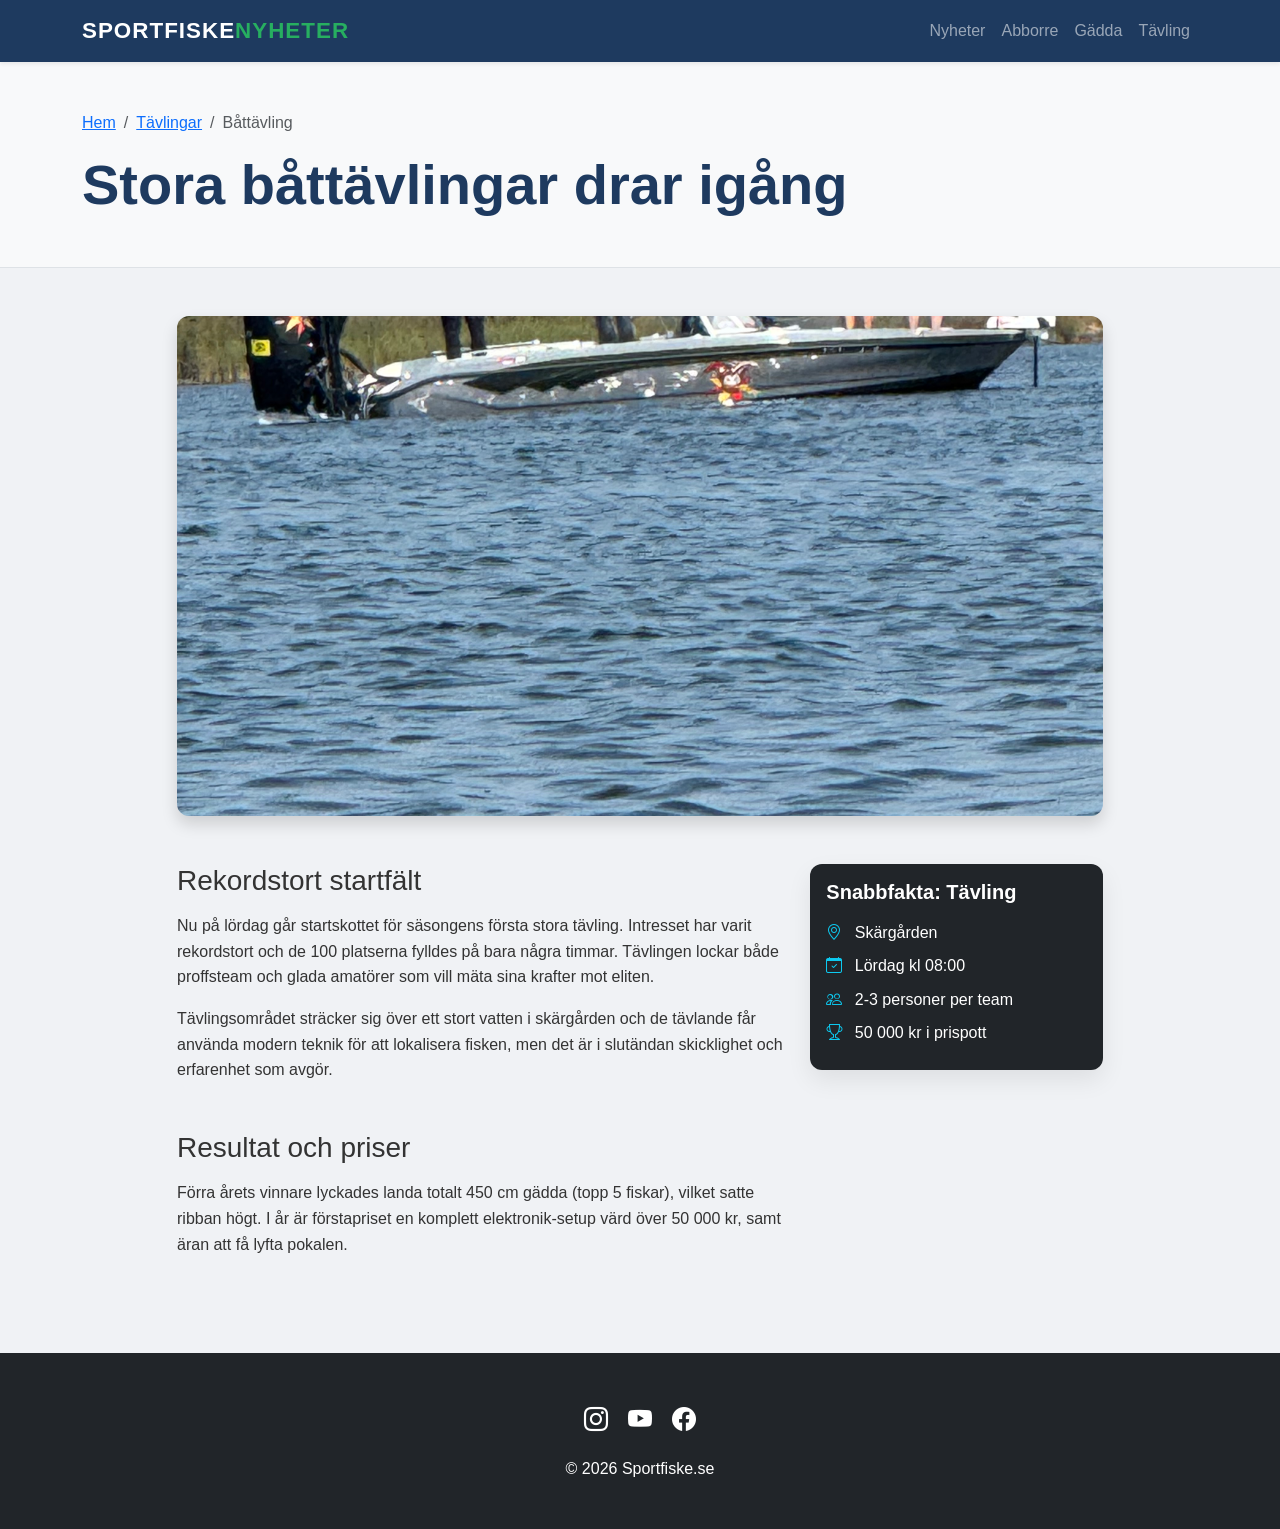
<file: tavling-artikel.html>
<!DOCTYPE html>
<html lang="sv">
<head>
    <!-- Den här sidan är en nyhetsartikel om en specifik båttävling -->
    <meta charset="UTF-8">
    <meta name="viewport" content="width=device-width, initial-scale=1.0">
    <title>Stora båttävlingar drar igång - Sportfiske Nyheter</title>
    <!-- Bootstrap för snygg design och layout -->
    <link href="https://cdn.jsdelivr.net/npm/bootstrap@5.3.2/dist/css/bootstrap.min.css" rel="stylesheet">
    <!-- Ikoner för informationsrutan -->
    <link rel="stylesheet" href="https://cdn.jsdelivr.net/npm/bootstrap-icons@1.11.1/font/bootstrap-icons.css">
    <!-- Min egna CSS -->
    <link rel="stylesheet" href="styles.css">
</head>
<body>

    <!-- Menyn - Samma som på resten av sajten -->
    <nav class="navbar navbar-expand-lg navbar-dark shadow-sm">
        <div class="container">
            <a class="navbar-brand logo-text" href="index.html">
                SPORTFISKE<span>NYHETER</span>
            </a>
            <button class="navbar-toggler" type="button" data-bs-toggle="collapse" data-bs-target="#navbarNav" aria-controls="navbarNav" aria-expanded="false" aria-label="Toggle navigation">
                <span class="navbar-toggler-icon"></span>
            </button>
            <div class="collapse navbar-collapse" id="navbarNav">
                <ul class="navbar-nav ms-auto">
                    <li class="nav-item">
                        <a class="nav-link" href="index.html">Nyheter</a>
                    </li>
                    <li class="nav-item">
                        <a class="nav-link" href="abborre.html">Abborre</a>
                    </li>
                    <li class="nav-item">
                        <a class="nav-link" href="gadda.html">Gädda</a>
                    </li>
                    <li class="nav-item">
                        <a class="nav-link" href="tavling.html">Tävling</a>
                    </li>
                </ul>
            </div>
        </div>
    </nav>

    <!-- Sidhuvud med brödsmulor så man ser var man är i navigeringen -->
    <header class="py-5 mb-5 bg-light border-bottom">
        <div class="container">
            <nav aria-label="breadcrumb">
                <ol class="breadcrumb">
                    <li class="breadcrumb-item"><a href="index.html">Hem</a></li>
                    <li class="breadcrumb-item"><a href="tavling.html">Tävlingar</a></li>
                    <li class="breadcrumb-item active" aria-current="page">Båttävling</li>
                </ol>
            </nav>
            <h1 class="display-4 fw-bold mb-0">Stora båttävlingar drar igång</h1>
        </div>
    </header>

    <!-- Huvudinnehåll - Text och bild om tävlingen -->
    <main class="container mb-5">
        <div class="row justify-content-center">
            <div class="col-lg-10">
                <!-- En stämningsfull bild från en båttävling -->
                <img src="boatcompetion.jpeg" class="img-fluid rounded shadow mb-5 w-100 object-fit-cover" style="max-height: 500px;" alt="Tävlingsfiske">

                <div class="row">
                    <div class="col-lg-8">
                        <section class="mb-5">
                            <h2 class="h3 mb-3">Rekordstort startfält</h2>
                            <p>Nu på lördag går startskottet för säsongens första stora tävling. Intresset har varit rekordstort och de 100 platserna fylldes på bara några timmar. Tävlingen lockar både proffsteam och glada amatörer som vill mäta sina krafter mot eliten.</p>
                            <p>Tävlingsområdet sträcker sig över ett stort vatten i skärgården och de tävlande får använda modern teknik för att lokalisera fisken, men det är i slutändan skicklighet och erfarenhet som avgör.</p>
                        </section>

                        <section class="mb-5">
                            <h2 class="h3 mb-3">Resultat och priser</h2>
                            <p>Förra årets vinnare lyckades landa totalt 450 cm gädda (topp 5 fiskar), vilket satte ribban högt. I år är förstapriset en komplett elektronik-setup värd över 50 000 kr, samt äran att få lyfta pokalen.</p>
                        </section>
                    </div>

                    <!-- Sidomeny med snabbfakta i en mörk box -->
                    <aside class="col-lg-4">
                        <div class="card bg-dark text-white mb-4">
                            <div class="card-body">
                                <h3 class="h5 fw-bold mb-3">Snabbfakta: Tävling</h3>
                                <ul class="list-unstyled mb-0">
                                    <li class="mb-2"><i class="bi bi-geo-alt me-2 text-info"></i> Skärgården</li>
                                    <li class="mb-2"><i class="bi bi-calendar-check me-2 text-info"></i> Lördag kl 08:00</li>
                                    <li class="mb-2"><i class="bi bi-people me-2 text-info"></i> 2-3 personer per team</li>
                                    <li class="mb-2"><i class="bi bi-trophy me-2 text-info"></i> 50 000 kr i prispott</li>
                                </ul>
                            </div>
                        </div>
                    </aside>
                </div>
            </div>
        </div>
    </main>

    <!-- Footer - Samma på alla sidor -->
    <footer class="bg-dark text-white py-5 text-center mt-5">
        <div class="container">
            <div class="mb-3">
                <a href="#" class="text-white me-3 text-decoration-none"><i class="bi bi-instagram fs-4"></i></a>
                <a href="#" class="text-white me-3 text-decoration-none"><i class="bi bi-youtube fs-4"></i></a>
                <a href="#" class="text-white text-decoration-none"><i class="bi bi-facebook fs-4"></i></a>
            </div>
            <p class="mb-0">&copy; 2026 Sportfiske.se</p>
        </div>
    </footer>

    <!-- Bootstrap JS -->
    <script src="https://cdn.jsdelivr.net/npm/bootstrap@5.3.2/dist/js/bootstrap.bundle.min.js"></script>
</body>
</html>
</file>
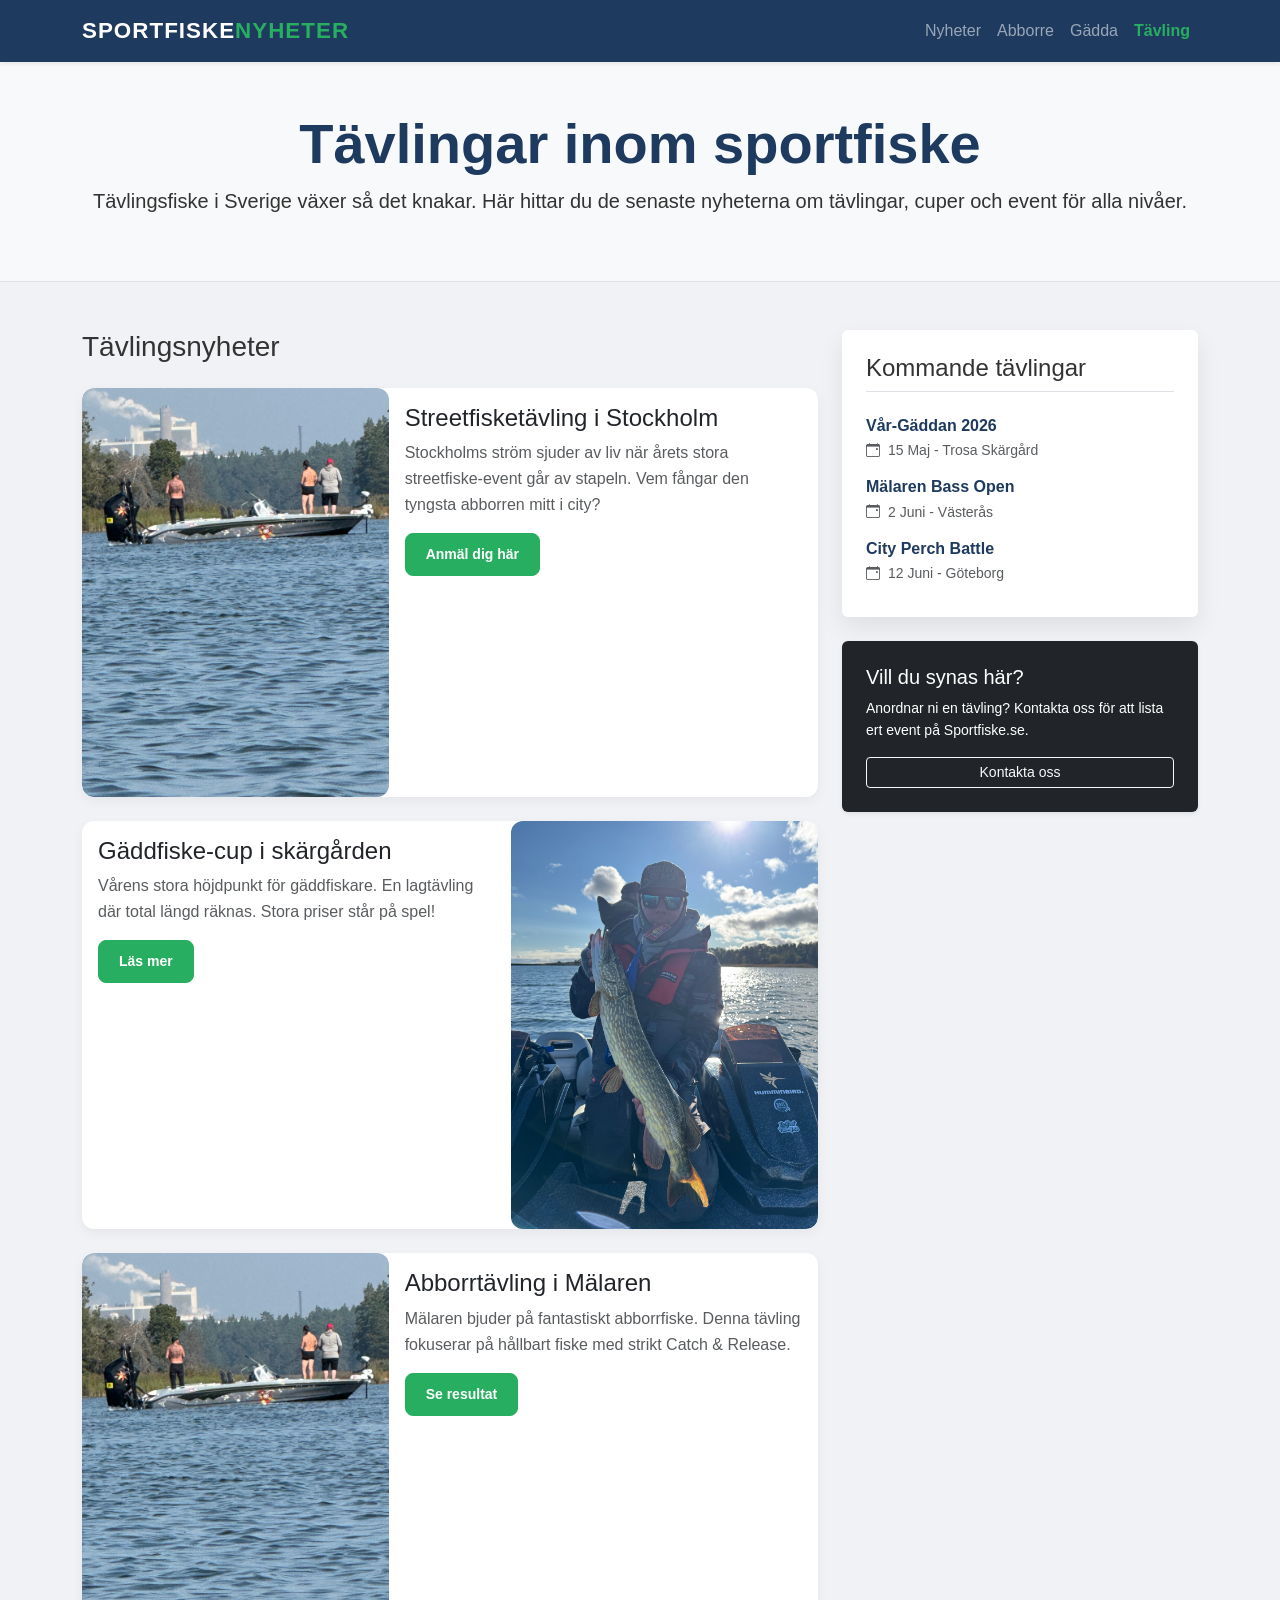
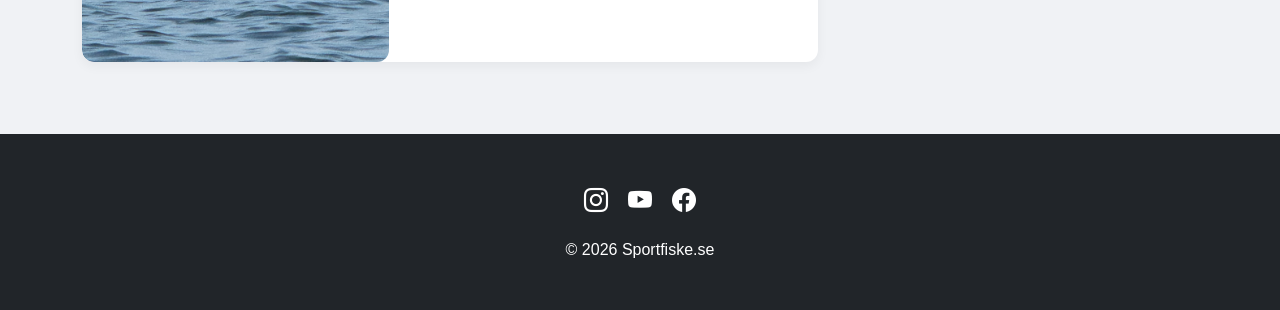
<file: tavling.html>
<!DOCTYPE html>
<html lang="sv">
<head>
    <meta charset="UTF-8">
    <meta name="viewport" content="width=device-width, initial-scale=1.0">
    <title>Tävlingar - Sportfiske Nyheter</title>
    <!-- Bootstrap 5 CSS via CDN -->
    <link href="https://cdn.jsdelivr.net/npm/bootstrap@5.3.2/dist/css/bootstrap.min.css" rel="stylesheet">
    <!-- Bootstrap Icons via CDN -->
    <link rel="stylesheet" href="https://cdn.jsdelivr.net/npm/bootstrap-icons@1.11.1/font/bootstrap-icons.css">
    <!-- Custom CSS -->
    <link rel="stylesheet" href="styles.css">
</head>
<body>

    <!-- Navbar - Navbaren är densamma på alla sidor för att man lätt ska hitta tillbaka -->
    <nav class="navbar navbar-expand-lg navbar-dark shadow-sm">
        <div class="container">
            <a class="navbar-brand logo-text" href="index.html">
                SPORTFISKE<span>NYHETER</span>
            </a>
            <button class="navbar-toggler" type="button" data-bs-toggle="collapse" data-bs-target="#navbarNav" aria-controls="navbarNav" aria-expanded="false" aria-label="Toggle navigation">
                <span class="navbar-toggler-icon"></span>
            </button>
            <div class="collapse navbar-collapse" id="navbarNav">
                <ul class="navbar-nav ms-auto">
                    <li class="nav-item">
                        <a class="nav-link" href="index.html">Nyheter</a>
                    </li>
                    <li class="nav-item">
                        <a class="nav-link" href="abborre.html">Abborre</a>
                    </li>
                    <li class="nav-item">
                        <a class="nav-link" href="gadda.html">Gädda</a>
                    </li>
                    <li class="nav-item">
                        <a class="nav-link active" aria-current="page" href="tavling.html">Tävling</a>
                    </li>
                </ul>
            </div>
        </div>
    </nav>

    <!-- Header - En enkel och centrerad header för att välkomna besökaren till tävlingssidan -->
    <header class="py-5 bg-light border-bottom">
        <div class="container text-center">
            <h1 class="display-4 fw-bold">Tävlingar inom sportfiske</h1>
            <p class="lead">Tävlingsfiske i Sverige växer så det knakar. Här hittar du de senaste nyheterna om tävlingar, cuper och event för alla nivåer.</p>
        </div>
    </header>

    <!-- Main Content & Sidebar - Här använder jag samma 8/4-grid som på de andra sidorna för att vara konsekvent -->
    <div class="container my-5">
        <div class="row">
            <!-- Main Content (Left) -->
            <main class="col-lg-8">
                <h2 class="h3 mb-4">Tävlingsnyheter</h2>
                
                <!-- Competition 1 - Varje tävling visas i ett Bootstrap card med en stretched-link för klickbarhet -->
                <div class="card mb-4 overflow-hidden">
                    <div class="row g-0">
                        <div class="col-md-5">
                            <img src="boatcompetion.jpeg" class="img-fluid rounded h-100 object-fit-cover w-100" alt="Streetfiske Stockholm">
                        </div>
                        <div class="col-md-7">
                            <div class="card-body">
                                <h5 class="card-title h4">Streetfisketävling i Stockholm</h5>
                                <p class="card-text text-muted">Stockholms ström sjuder av liv när årets stora streetfiske-event går av stapeln. Vem fångar den tyngsta abborren mitt i city?</p>
                                <a href="tavling-artikel.html" class="btn btn-success btn-sm">Anmäl dig här</a>
                            </div>
                        </div>
                    </div>
                </div>

                <!-- Competition 2 -->
                <div class="card mb-4 overflow-hidden">
                    <div class="row g-0 flex-md-row-reverse">
                        <div class="col-md-5">
                            <img src="tavlingsgadda.jpeg" class="img-fluid rounded h-100 object-fit-cover w-100" alt="Gäddfiske-cup">
                        </div>
                        <div class="col-md-7">
                            <div class="card-body">
                                <h5 class="card-title h4">Gäddfiske-cup i skärgården</h5>
                                <p class="card-text text-muted">Vårens stora höjdpunkt för gäddfiskare. En lagtävling där total längd räknas. Stora priser står på spel!</p>
                                <a href="gadda.html" class="btn btn-success btn-sm">Läs mer</a>
                            </div>
                        </div>
                    </div>
                </div>

                <!-- Competition 3 -->
                <div class="card mb-4 overflow-hidden">
                    <div class="row g-0">
                        <div class="col-md-5">
                            <img src="boatcompetion.jpeg" class="img-fluid rounded h-100 object-fit-cover w-100" alt="Abborrtävling Mälaren">
                        </div>
                        <div class="col-md-7">
                            <div class="card-body">
                                <h5 class="card-title h4">Abborrtävling i Mälaren</h5>
                                <p class="card-text text-muted">Mälaren bjuder på fantastiskt abborrfiske. Denna tävling fokuserar på hållbart fiske med strikt Catch & Release.</p>
                                <a href="resultat.html" class="btn btn-success btn-sm">Se resultat</a>
                            </div>
                        </div>
                    </div>
                </div>
            </main>

            <!-- Sidebar (Right) - Här listar jag kommande tävlingar i en snygg list-group -->
            <aside class="col-lg-4">
                <div class="p-4 bg-white rounded">
                    <h3 class="h4 mb-3 border-bottom pb-2">Kommande tävlingar</h3>
                    <div class="list-group list-group-flush">
                        <div class="list-group-item border-0 px-0">
                            <h6 class="mb-1 fw-bold">Vår-Gäddan 2026</h6>
                            <p class="small text-muted mb-0"><i class="bi bi-calendar-event me-2"></i>15 Maj - Trosa Skärgård</p>
                        </div>
                        <div class="list-group-item border-0 px-0">
                            <h6 class="mb-1 fw-bold">Mälaren Bass Open</h6>
                            <p class="small text-muted mb-0"><i class="bi bi-calendar-event me-2"></i>2 Juni - Västerås</p>
                        </div>
                        <div class="list-group-item border-0 px-0">
                            <h6 class="mb-1 fw-bold">City Perch Battle</h6>
                            <p class="small text-muted mb-0"><i class="bi bi-calendar-event me-2"></i>12 Juni - Göteborg</p>
                        </div>
                    </div>
                </div>

                <div class="mt-4 p-4 bg-dark text-white rounded shadow-sm">
                    <h4 class="h5">Vill du synas här?</h4>
                    <p class="small">Anordnar ni en tävling? Kontakta oss för att lista ert event på Sportfiske.se.</p>
                    <button class="btn btn-outline-light btn-sm w-100" onclick="showToast('Tack för ditt intresse! Vi kontaktar dig snart.')">Kontakta oss</button>
                </div>
            </aside>
        </div>
    </div>

    <!-- Footer -->
    <footer class="bg-dark text-white py-5 text-center mt-5">
        <div class="container">
            <div class="mb-3">
                <a href="#" class="text-white me-3 text-decoration-none"><i class="bi bi-instagram fs-4"></i></a>
                <a href="#" class="text-white me-3 text-decoration-none"><i class="bi bi-youtube fs-4"></i></a>
                <a href="#" class="text-white text-decoration-none"><i class="bi bi-facebook fs-4"></i></a>
            </div>
            <p class="mb-0">&copy; 2026 Sportfiske.se</p>
        </div>
    </footer>

    <!-- Toast container -->
    <div id="toast-container" class="toast-container position-fixed top-0 end-0 p-3"></div>

    <!-- Bootstrap 5 JS via CDN -->
    <script src="https://cdn.jsdelivr.net/npm/bootstrap@5.3.2/dist/js/bootstrap.bundle.min.js"></script>
    <!-- Custom JS -->
    <script src="script.js"></script>
</body>
</html>
</file>
<file: styles.css>
/* Här ligger alla mina egna stilar för Sportfiske Nyheter */

body {
    /* Jag valde ett typsnitt som är lättläst och en bakgrund som inte är helt vit för att det ska vara skönt för ögonen */
    font-family: 'Segoe UI', Roboto, Helvetica, Arial, sans-serif;
    background-color: #f0f2f5;
    color: #333;
    line-height: 1.6;
}

/* Den här mörkblå färgen valde jag för rubrikerna för att den känns seriös och passar sportfiske-temat */
h1, h2, h3, h4, h5, h6 {
    font-weight: 700;
    color: #1E3A5F;
}

/* Styling för text-loggan uppe i hörnet */
.logo-text {
    font-weight: 800;
    font-size: 1.4rem;
    letter-spacing: 1px;
    color: white;
}

/* Den gröna färgen i loggan för att ge lite liv */
.logo-text span {
    color: #27ae60;
}

/* Jag lägger lite mellanrum mellan sektionerna så det inte ser så ihoptryckt ut */
section {
    margin-bottom: 40px;
}

/* Jag valde en gradient här för att navbaren ska kännas lite modernare och har lagt till en skugga */
.navbar {
    background: #1E3A5F;
    box-shadow: 0 4px 15px rgba(0,0,0,0.2);
}

.navbar-brand {
    font-weight: 700;
    letter-spacing: 1px;
}

/* En mjuk övergång när man hovrar över länkarna i menyn */
.nav-link {
    transition: 0.2s;
}

.nav-link:hover {
    color: #27ae60 !important;
}

/* Den aktiva länken i menyn får samma gröna färg */
.nav-link.active {
    color: #27ae60 !important;
    font-weight: 600;
}

/* Här fixar jag så att texten i hero-sektionen (den stora bilden) hamnar snyggt längst ner */
.hero-section {
    position: relative;
    background: url('abborre.jpg');
    background-size: cover;
    background-position: center;
    color: white;
    height: 400px;
    display: flex;
    align-items: flex-end;
    padding-bottom: 60px;
    margin-bottom: 0;
}

/* Jag lägger ett mörkt lager över bilden så att den vita texten syns ordentligt */
.hero-section::before {
    content: "";
    position: absolute;
    inset: 0;
    background: rgba(0,0,0,0.75); /* Jag gjorde det här lite starkare för bättre läsbarhet */
}

.hero-section .container {
    position: relative;
    z-index: 2;
}

.hero-section h1 {
    color: #ffffff;
    font-weight: 800;
    text-shadow: 0 3px 15px rgba(0,0,0,0.8);
}

.hero-section p {
    color: #f1f1f1;
    font-size: 1.1rem;
}

/* Gör så att bilder fyller ut sin behållare utan att bli utdragna */
.object-fit-cover {
    object-fit: cover;
}

/* Mina egna inställningar för korten (artiklarna) för att få runda hörn och en svag skugga */
.card {
    border-radius: 12px;
    border: none;
    box-shadow: 0 4px 12px rgba(0,0,0,0.05);
    transition: all 0.3s ease;
}

/* Här sätter jag lite hover-effekt på cards för att få mer liv i sidan, det ser proffsigare ut när de lyfter lite */
.card:hover {
    transform: translateY(-6px);
    box-shadow: 0 15px 30px rgba(0,0,0,0.15);
    cursor: pointer;
}

/* Skugga för sidomenyn */
aside .bg-white, aside .card {
    box-shadow: 0 10px 25px rgba(0,0,0,0.08) !important;
}

/* Den här gröna färgen använder jag för de viktigaste knapparna för att matcha loggan */
.btn-success {
    background-color: #27ae60;
    border-color: #27ae60;
    padding: 10px 20px;
    font-weight: 600;
    border-radius: 8px;
    transition: all 0.2s ease;
}

/* En liten förstoring när man hovrar över knappen så den känns interaktiv */
.btn-success:hover {
    background-color: #219150;
    border-color: #219150;
    transform: scale(1.02);
}

/* Ser till att alla rundade bilder i korten har samma radie som själva kortet */
.img-fluid.rounded {
    border-radius: 12px !important;
}
</file>
